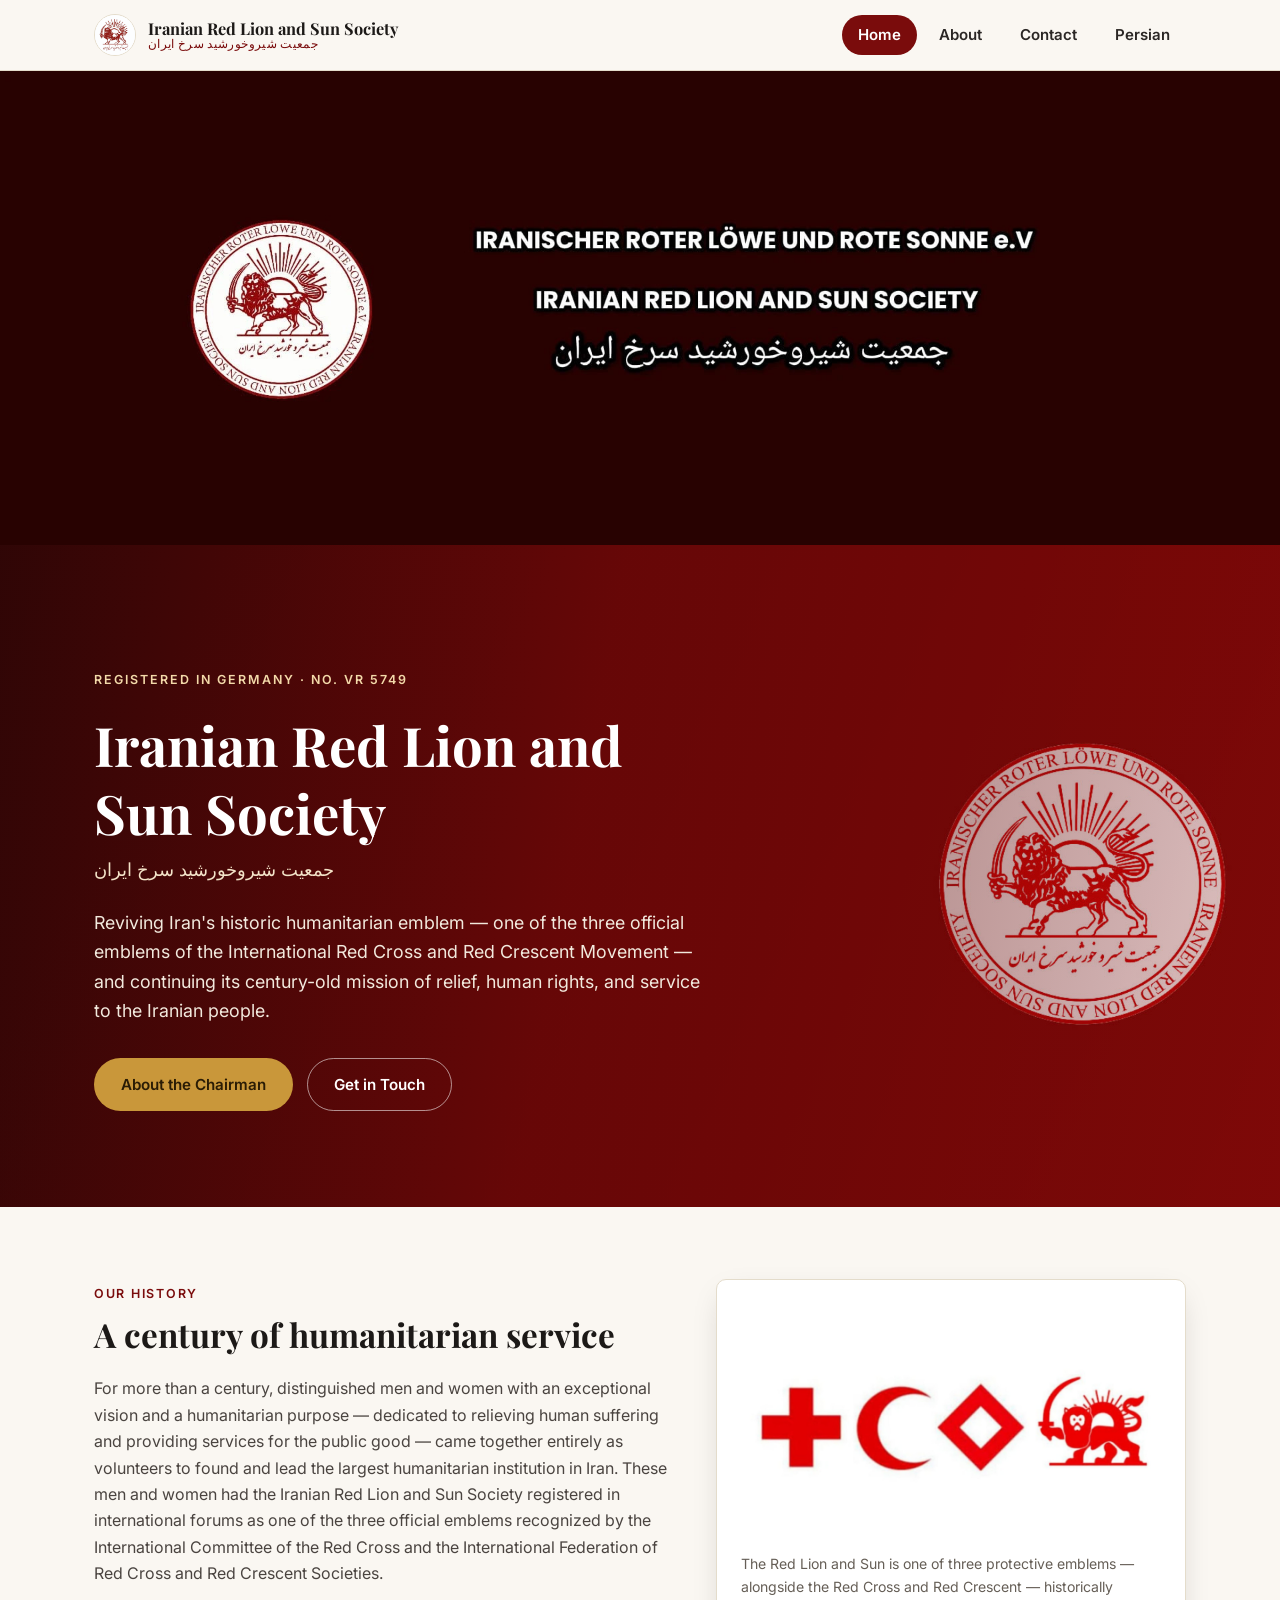
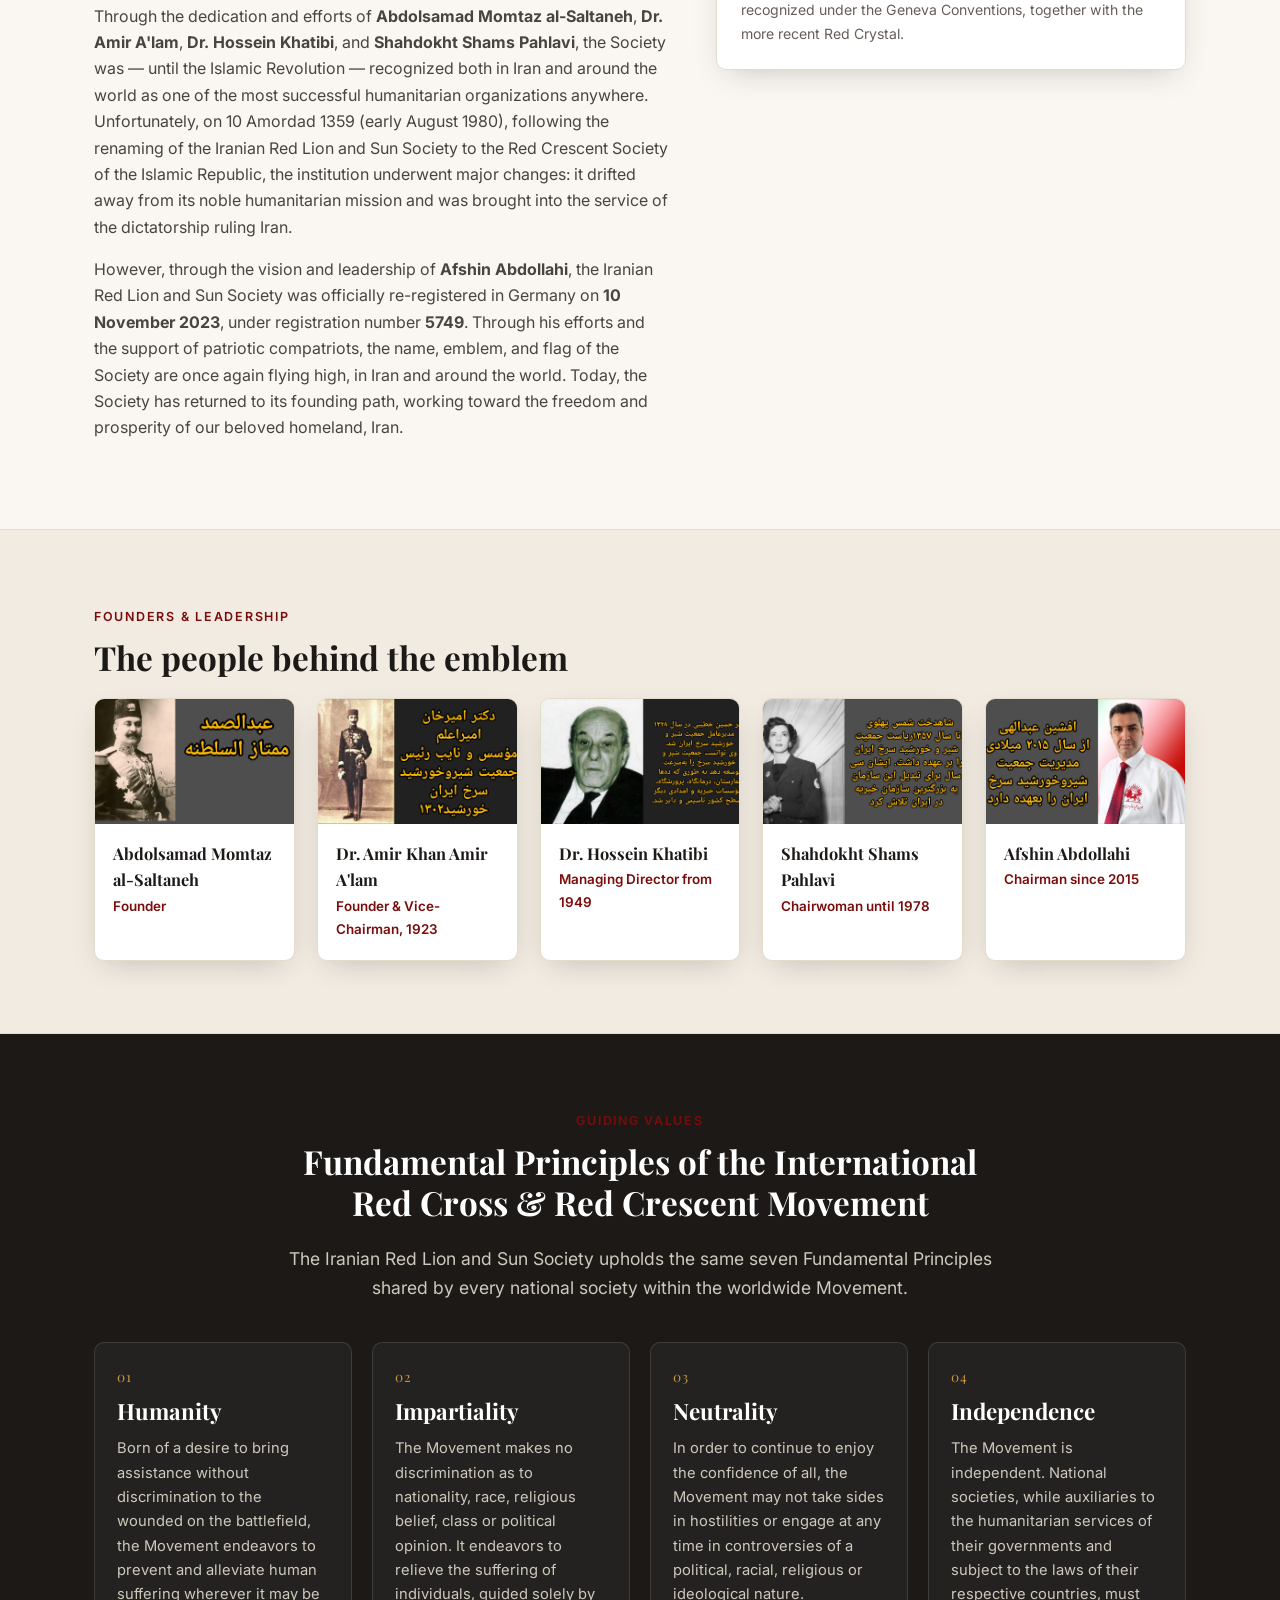
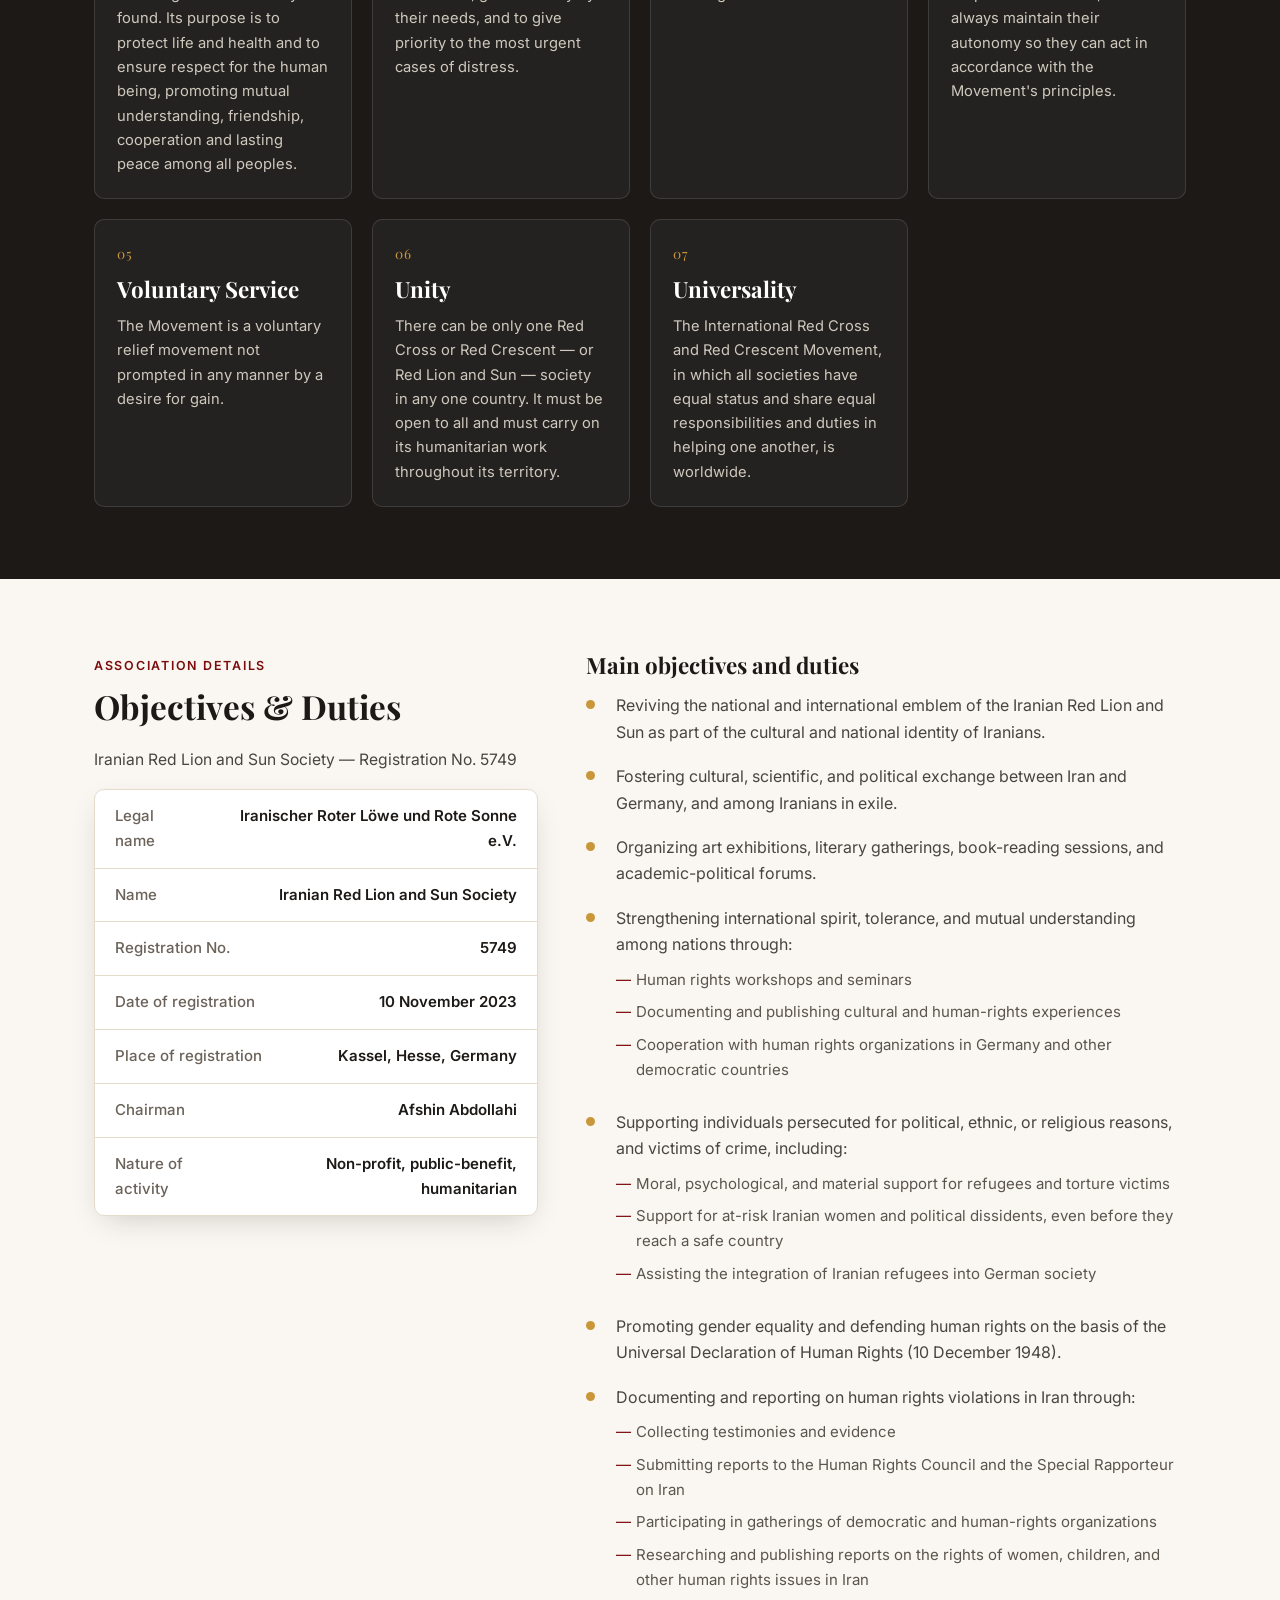
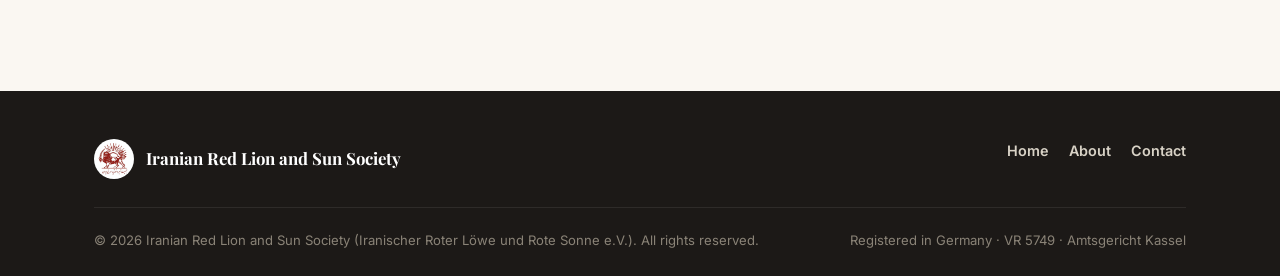
<file: index.html>
<!DOCTYPE html>
<html lang="en">
<head>
<meta charset="UTF-8">
<meta name="viewport" content="width=device-width, initial-scale=1">
<title>Iranian Red Lion and Sun Society (IRLASS)</title>
<meta name="description" content="Iranian Red Lion and Sun Society e.V. — reviving Iran's historic humanitarian emblem and continuing its mission of relief, human rights and service to the Iranian people.">
<link rel="icon" href="assets/img/favicon.svg" type="image/svg+xml">
<link rel="icon" href="assets/img/favicon.ico">
<link rel="apple-touch-icon" href="assets/img/favicon.ico">
<link rel="stylesheet" href="assets/css/style.css">
</head>
<body>

<header class="site-header">
  <div class="site-header__inner">
    <a class="brand" href="index.html">
      <img class="brand__mark" src="assets/img/emblem-lion-sun.jpeg" alt="Emblem of the Iranian Red Lion and Sun Society">
      <span class="brand__text">
        <span class="brand__title">Iranian Red Lion and Sun Society</span>
        <span class="brand__subtitle">جمعیت شیروخورشید سرخ ایران</span>
      </span>
    </a>
    <button class="nav-toggle" aria-label="Toggle navigation" aria-expanded="false">
      <span></span><span></span><span></span>
    </button>
    <nav class="nav">
      <a class="nav__link is-active" href="index.html">Home</a>
      <a class="nav__link" href="about-me/index.html">About</a>
      <a class="nav__link" href="contact/index.html">Contact</a>
      <a class="nav__link" href="https://www.irlass.org/" target="_blank" rel="noopener">Persian</a>
    </nav>
  </div>
</header>

<div class="top-banner">
  <img src="assets/img/irlass-banner.jpg" alt="Iranian Red Lion and Sun Society — Iranischer Roter Löwe und Rote Sonne e.V.">
</div>

<section class="hero">
  <img class="hero__bg" src="assets/img/hero-banner.jpeg" alt="">
  <div class="hero__scrim"></div>
  <div class="hero__inner">
    <span class="hero__eyebrow">Registered in Germany · No. VR 5749</span>
    <h1>Iranian Red Lion and Sun Society</h1>
    <p class="hero__persian">جمعیت شیروخورشید سرخ ایران</p>
    <p class="hero__lede">
      Reviving Iran's historic humanitarian emblem — one of the three official emblems of the
      International Red Cross and Red Crescent Movement — and continuing its century-old mission
      of relief, human rights, and service to the Iranian people.
    </p>
    <div class="hero__actions">
      <a class="btn btn--gold" href="about-me/index.html">About the Chairman</a>
      <a class="btn btn--outline" href="contact/index.html">Get in Touch</a>
    </div>
  </div>
</section>

<section class="section">
  <div class="container">
    <div class="history">
      <div class="history__text">
        <span class="eyebrow">Our History</span>
        <h2 class="mt-0">A century of humanitarian service</h2>
        <p>
          For more than a century, distinguished men and women with an exceptional vision and a
          humanitarian purpose — dedicated to relieving human suffering and providing services for
          the public good — came together entirely as volunteers to found and lead the largest
          humanitarian institution in Iran. These men and women had the Iranian Red Lion and Sun
          Society registered in international forums as one of the three official emblems
          recognized by the International Committee of the Red Cross and the International
          Federation of Red Cross and Red Crescent Societies.
        </p>
        <p>
          Through the dedication and efforts of <strong>Abdolsamad Momtaz al-Saltaneh</strong>,
          <strong>Dr. Amir A'lam</strong>, <strong>Dr. Hossein Khatibi</strong>, and
          <strong>Shahdokht Shams Pahlavi</strong>, the Society was — until the Islamic Revolution —
          recognized both in Iran and around the world as one of the most successful humanitarian
          organizations anywhere. Unfortunately, on 10 Amordad 1359 (early August 1980), following
          the renaming of the Iranian Red Lion and Sun Society to the Red Crescent Society of the
          Islamic Republic, the institution underwent major changes: it drifted away from its noble
          humanitarian mission and was brought into the service of the dictatorship ruling Iran.
        </p>
        <p>
          However, through the vision and leadership of <strong>Afshin Abdollahi</strong>, the
          Iranian Red Lion and Sun Society was officially re-registered in Germany on
          <strong>10 November 2023</strong>, under registration number <strong>5749</strong>.
          Through his efforts and the support of patriotic compatriots, the name, emblem, and flag
          of the Society are once again flying high, in Iran and around the world. Today, the
          Society has returned to its founding path, working toward the freedom and prosperity of
          our beloved homeland, Iran.
        </p>
      </div>
      <aside class="history__aside">
        <img src="assets/img/four-emblems.jpeg" alt="The four official emblems of the International Red Cross and Red Crescent Movement: the Red Cross, Red Crescent, Red Crystal, and the Red Lion and Sun">
        <p>The Red Lion and Sun is one of three protective emblems — alongside the Red Cross and
        Red Crescent — historically recognized under the Geneva Conventions, together with the
        more recent Red Crystal.</p>
      </aside>
    </div>
  </div>
</section>

<section class="section section--alt">
  <div class="container">
    <span class="eyebrow">Founders & Leadership</span>
    <h2>The people behind the emblem</h2>
    <div class="gallery">
      <article class="founder-card">
        <div class="founder-card__img-wrap">
          <img src="assets/img/founder-momtaz.jpeg" alt="Portrait of Abdolsamad Momtaz al-Saltaneh">
        </div>
        <div class="founder-card__body">
          <div class="founder-card__name">Abdolsamad Momtaz al-Saltaneh</div>
          <div class="founder-card__role">Founder</div>
        </div>
      </article>
      <article class="founder-card">
        <div class="founder-card__img-wrap">
          <img src="assets/img/founder-amiralam.jpeg" alt="Portrait of Dr. Amir Khan Amir A'lam">
        </div>
        <div class="founder-card__body">
          <div class="founder-card__name">Dr. Amir Khan Amir A'lam</div>
          <div class="founder-card__role">Founder & Vice-Chairman, 1923</div>
        </div>
      </article>
      <article class="founder-card">
        <div class="founder-card__img-wrap">
          <img src="assets/img/founder-khatibi.jpeg" alt="Portrait of Dr. Hossein Khatibi">
        </div>
        <div class="founder-card__body">
          <div class="founder-card__name">Dr. Hossein Khatibi</div>
          <div class="founder-card__role">Managing Director from 1949</div>
        </div>
      </article>
      <article class="founder-card">
        <div class="founder-card__img-wrap">
          <img src="assets/img/founder-shams-pahlavi.jpeg" alt="Portrait of Shahdokht Shams Pahlavi">
        </div>
        <div class="founder-card__body">
          <div class="founder-card__name">Shahdokht Shams Pahlavi</div>
          <div class="founder-card__role">Chairwoman until 1978</div>
        </div>
      </article>
      <article class="founder-card">
        <div class="founder-card__img-wrap">
          <img src="assets/img/chairman-afshin-abdollahi.jpeg" alt="Portrait of Afshin Abdollahi">
        </div>
        <div class="founder-card__body">
          <div class="founder-card__name">Afshin Abdollahi</div>
          <div class="founder-card__role">Chairman since 2015</div>
        </div>
      </article>
    </div>
  </div>
</section>

<section class="section section--dark">
  <div class="container">
    <div class="section-head center">
      <span class="eyebrow">Guiding Values</span>
      <h2>Fundamental Principles of the International Red Cross & Red Crescent Movement</h2>
      <p class="lede">The Iranian Red Lion and Sun Society upholds the same seven Fundamental
      Principles shared by every national society within the worldwide Movement.</p>
    </div>
    <div class="principles">
      <div class="principle-card">
        <div class="principle-card__num">01</div>
        <h3>Humanity</h3>
        <p>Born of a desire to bring assistance without discrimination to the wounded on the
        battlefield, the Movement endeavors to prevent and alleviate human suffering wherever it
        may be found. Its purpose is to protect life and health and to ensure respect for the
        human being, promoting mutual understanding, friendship, cooperation and lasting peace
        among all peoples.</p>
      </div>
      <div class="principle-card">
        <div class="principle-card__num">02</div>
        <h3>Impartiality</h3>
        <p>The Movement makes no discrimination as to nationality, race, religious belief, class
        or political opinion. It endeavors to relieve the suffering of individuals, guided solely
        by their needs, and to give priority to the most urgent cases of distress.</p>
      </div>
      <div class="principle-card">
        <div class="principle-card__num">03</div>
        <h3>Neutrality</h3>
        <p>In order to continue to enjoy the confidence of all, the Movement may not take sides
        in hostilities or engage at any time in controversies of a political, racial, religious
        or ideological nature.</p>
      </div>
      <div class="principle-card">
        <div class="principle-card__num">04</div>
        <h3>Independence</h3>
        <p>The Movement is independent. National societies, while auxiliaries to the humanitarian
        services of their governments and subject to the laws of their respective countries, must
        always maintain their autonomy so they can act in accordance with the Movement's
        principles.</p>
      </div>
      <div class="principle-card">
        <div class="principle-card__num">05</div>
        <h3>Voluntary Service</h3>
        <p>The Movement is a voluntary relief movement not prompted in any manner by a desire for
        gain.</p>
      </div>
      <div class="principle-card">
        <div class="principle-card__num">06</div>
        <h3>Unity</h3>
        <p>There can be only one Red Cross or Red Crescent — or Red Lion and Sun — society in any
        one country. It must be open to all and must carry on its humanitarian work throughout
        its territory.</p>
      </div>
      <div class="principle-card">
        <div class="principle-card__num">07</div>
        <h3>Universality</h3>
        <p>The International Red Cross and Red Crescent Movement, in which all societies have
        equal status and share equal responsibilities and duties in helping one another, is
        worldwide.</p>
      </div>
    </div>
  </div>
</section>

<section class="section">
  <div class="container">
    <div class="objectives-grid">
      <div>
        <span class="eyebrow">Association Details</span>
        <h2 class="mt-0">Objectives & Duties</h2>
        <p class="lede" style="font-size:0.98rem;">Iranian Red Lion and Sun Society —
        Registration No. 5749</p>
        <ul class="fact-list">
          <li><span class="k">Legal name</span><span class="v">Iranischer Roter Löwe und Rote Sonne e.V.</span></li>
          <li><span class="k">Name</span><span class="v">Iranian Red Lion and Sun Society</span></li>
          <li><span class="k">Registration No.</span><span class="v">5749</span></li>
          <li><span class="k">Date of registration</span><span class="v">10 November 2023</span></li>
          <li><span class="k">Place of registration</span><span class="v">Kassel, Hesse, Germany</span></li>
          <li><span class="k">Chairman</span><span class="v">Afshin Abdollahi</span></li>
          <li><span class="k">Nature of activity</span><span class="v">Non-profit, public-benefit, humanitarian</span></li>
        </ul>
      </div>
      <div>
        <h3 class="mt-0">Main objectives and duties</h3>
        <ul class="obj-list">
          <li>Reviving the national and international emblem of the Iranian Red Lion and Sun as
          part of the cultural and national identity of Iranians.</li>
          <li>Fostering cultural, scientific, and political exchange between Iran and Germany, and
          among Iranians in exile.</li>
          <li>Organizing art exhibitions, literary gatherings, book-reading sessions, and
          academic-political forums.</li>
          <li>Strengthening international spirit, tolerance, and mutual understanding among
          nations through:
            <ul>
              <li>Human rights workshops and seminars</li>
              <li>Documenting and publishing cultural and human-rights experiences</li>
              <li>Cooperation with human rights organizations in Germany and other democratic
              countries</li>
            </ul>
          </li>
          <li>Supporting individuals persecuted for political, ethnic, or religious reasons, and
          victims of crime, including:
            <ul>
              <li>Moral, psychological, and material support for refugees and torture victims</li>
              <li>Support for at-risk Iranian women and political dissidents, even before they
              reach a safe country</li>
              <li>Assisting the integration of Iranian refugees into German society</li>
            </ul>
          </li>
          <li>Promoting gender equality and defending human rights on the basis of the Universal
          Declaration of Human Rights (10 December 1948).</li>
          <li>Documenting and reporting on human rights violations in Iran through:
            <ul>
              <li>Collecting testimonies and evidence</li>
              <li>Submitting reports to the Human Rights Council and the Special Rapporteur on
              Iran</li>
              <li>Participating in gatherings of democratic and human-rights organizations</li>
              <li>Researching and publishing reports on the rights of women, children, and other
              human rights issues in Iran</li>
            </ul>
          </li>
        </ul>
      </div>
    </div>
  </div>
</section>

<footer class="site-footer">
  <div class="container">
    <div class="site-footer__top">
      <div class="site-footer__brand">
        <img src="assets/img/emblem-lion-sun.jpeg" alt="Emblem of the Iranian Red Lion and Sun Society">
        <strong>Iranian Red Lion and Sun Society</strong>
      </div>
      <nav>
        <a href="index.html">Home</a>
        <a href="about-me/index.html">About</a>
        <a href="contact/index.html">Contact</a>
      </nav>
    </div>
    <div class="site-footer__bottom">
      <span>© 2026 Iranian Red Lion and Sun Society (Iranischer Roter Löwe und Rote Sonne e.V.). All rights reserved.</span>
      <span>Registered in Germany · VR 5749 · Amtsgericht Kassel</span>
    </div>
  </div>
</footer>

<script src="assets/js/main.js"></script>
</body>
</html>
</file>
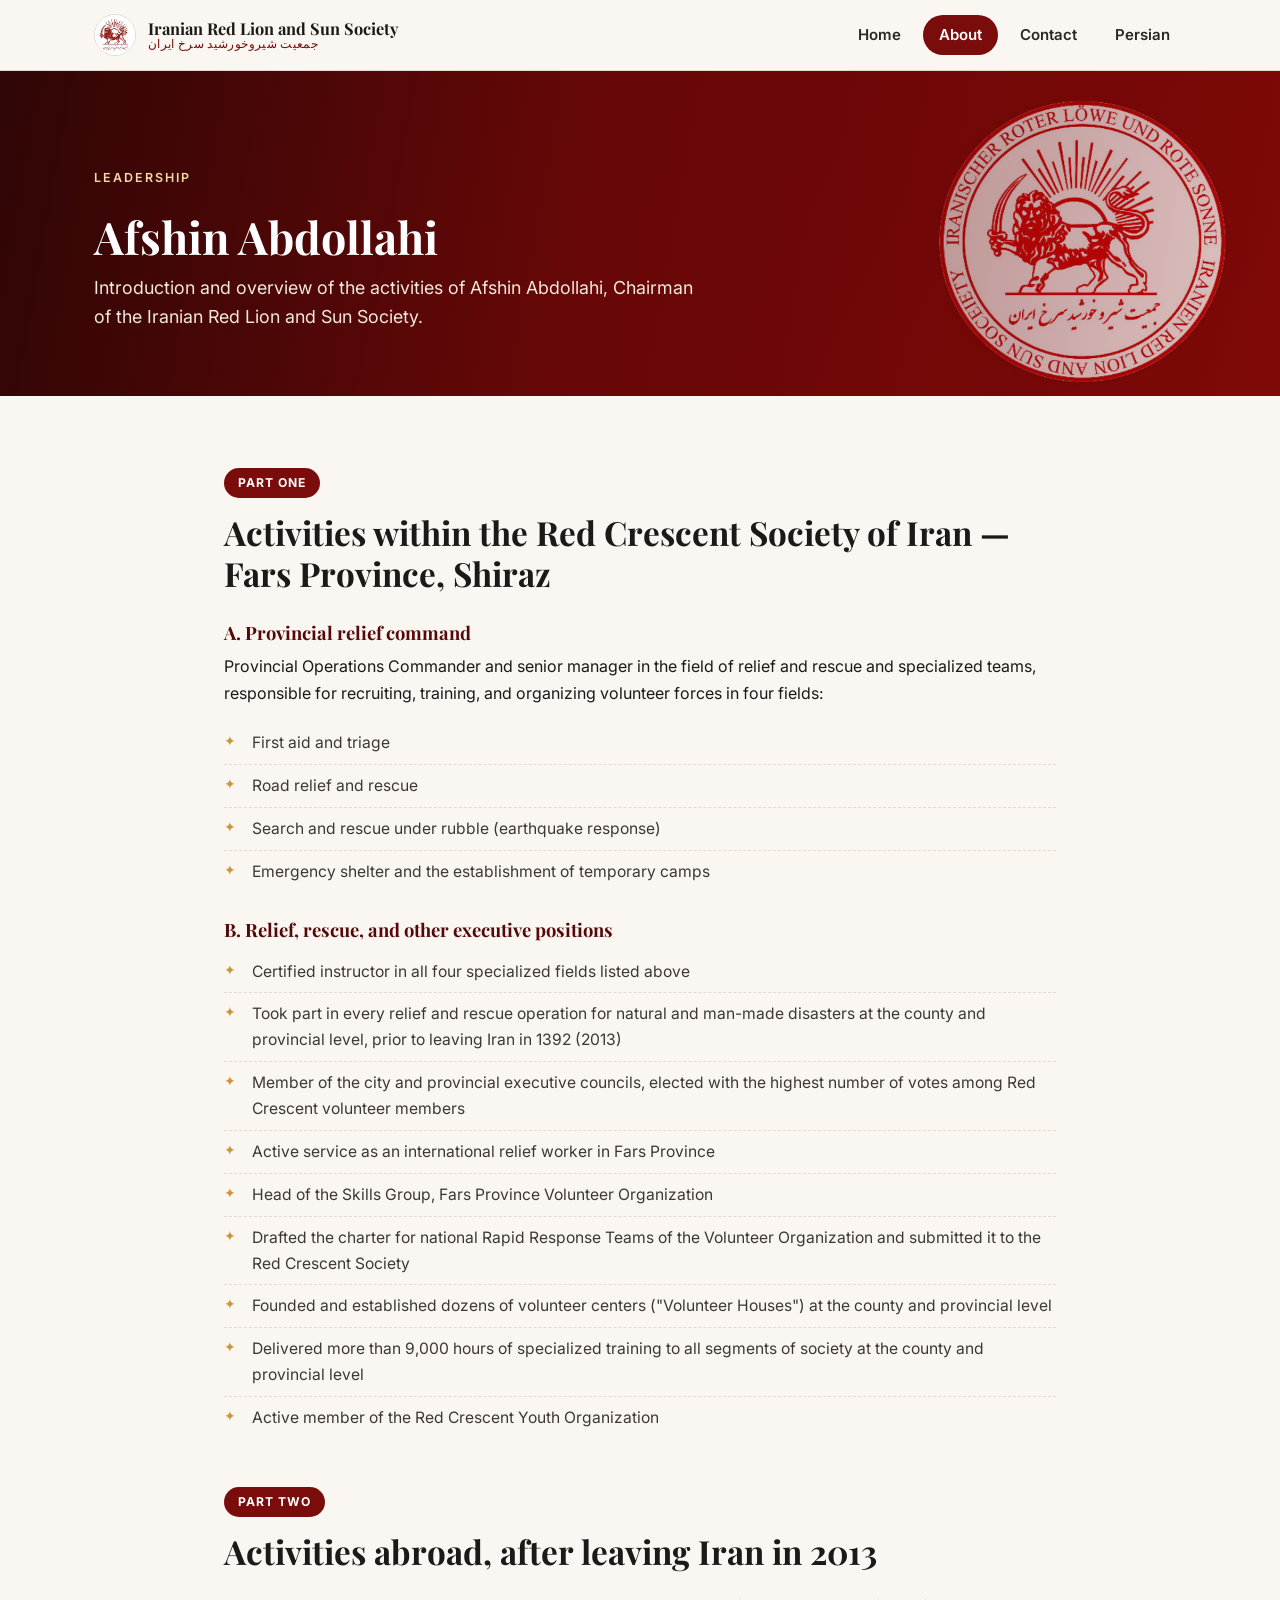
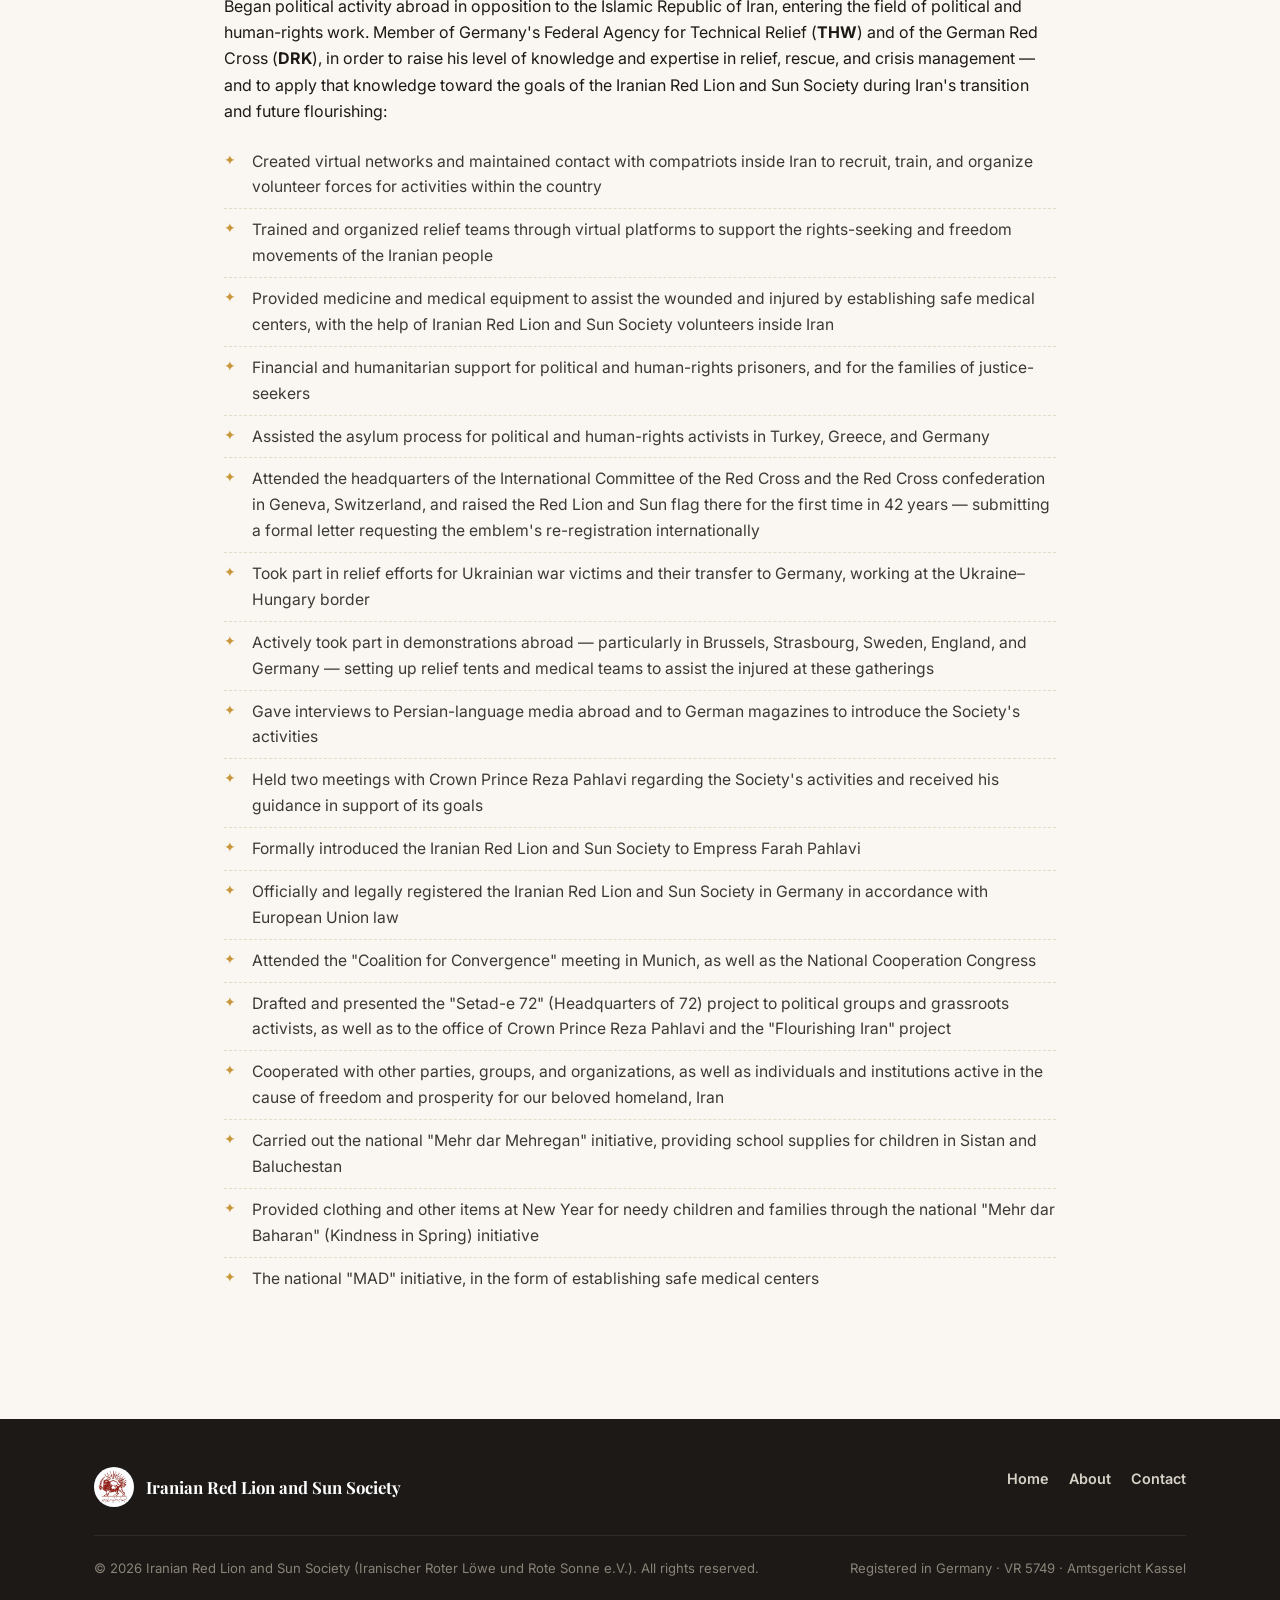
<file: about-me/index.html>
<!DOCTYPE html>
<html lang="en">
<head>
<meta charset="UTF-8">
<meta name="viewport" content="width=device-width, initial-scale=1">
<title>About the Chairman — Iranian Red Lion and Sun Society</title>
<meta name="description" content="Introduction and overview of the activities of Afshin Abdollahi, Chairman of the Iranian Red Lion and Sun Society.">
<link rel="icon" href="../assets/img/favicon.svg" type="image/svg+xml">
<link rel="icon" href="../assets/img/favicon.ico">
<link rel="apple-touch-icon" href="../assets/img/favicon.ico">
<link rel="stylesheet" href="../assets/css/style.css">
</head>
<body>

<header class="site-header">
  <div class="site-header__inner">
    <a class="brand" href="../index.html">
      <img class="brand__mark" src="../assets/img/emblem-lion-sun.jpeg" alt="Emblem of the Iranian Red Lion and Sun Society">
      <span class="brand__text">
        <span class="brand__title">Iranian Red Lion and Sun Society</span>
        <span class="brand__subtitle">جمعیت شیروخورشید سرخ ایران</span>
      </span>
    </a>
    <button class="nav-toggle" aria-label="Toggle navigation" aria-expanded="false">
      <span></span><span></span><span></span>
    </button>
    <nav class="nav">
      <a class="nav__link" href="../index.html">Home</a>
      <a class="nav__link is-active" href="index.html">About</a>
      <a class="nav__link" href="../contact/index.html">Contact</a>
      <a class="nav__link" href="https://www.irlass.org/" target="_blank" rel="noopener">Persian</a>
    </nav>
  </div>
</header>

<section class="hero" style="min-height:auto;">
  <img class="hero__bg" src="../assets/img/hero-banner.jpeg" alt="">
  <div class="hero__scrim"></div>
  <div class="hero__inner" style="padding:92px 24px 64px;">
    <span class="hero__eyebrow">Leadership</span>
    <h1 style="font-size:clamp(1.9rem,4vw,2.8rem);">Afshin Abdollahi</h1>
    <p class="hero__lede" style="margin-bottom:0;">
      Introduction and overview of the activities of Afshin Abdollahi, Chairman of the Iranian
      Red Lion and Sun Society.
    </p>
  </div>
</section>

<section class="section">
  <div class="container" style="max-width:880px;">

    <div class="bio-part">
      <span class="bio-part__label">Part One</span>
      <h2 class="mt-0">Activities within the Red Crescent Society of Iran — Fars Province, Shiraz</h2>

      <h3 class="bio-sub">A. Provincial relief command</h3>
      <p>Provincial Operations Commander and senior manager in the field of relief and rescue and
      specialized teams, responsible for recruiting, training, and organizing volunteer forces in
      four fields:</p>
      <ul class="bio-list">
        <li>First aid and triage</li>
        <li>Road relief and rescue</li>
        <li>Search and rescue under rubble (earthquake response)</li>
        <li>Emergency shelter and the establishment of temporary camps</li>
      </ul>

      <h3 class="bio-sub">B. Relief, rescue, and other executive positions</h3>
      <ul class="bio-list">
        <li>Certified instructor in all four specialized fields listed above</li>
        <li>Took part in every relief and rescue operation for natural and man-made disasters at
        the county and provincial level, prior to leaving Iran in 1392 (2013)</li>
        <li>Member of the city and provincial executive councils, elected with the highest number
        of votes among Red Crescent volunteer members</li>
        <li>Active service as an international relief worker in Fars Province</li>
        <li>Head of the Skills Group, Fars Province Volunteer Organization</li>
        <li>Drafted the charter for national Rapid Response Teams of the Volunteer Organization and
        submitted it to the Red Crescent Society</li>
        <li>Founded and established dozens of volunteer centers ("Volunteer Houses") at the county
        and provincial level</li>
        <li>Delivered more than 9,000 hours of specialized training to all segments of society at
        the county and provincial level</li>
        <li>Active member of the Red Crescent Youth Organization</li>
      </ul>
    </div>

    <div class="bio-part">
      <span class="bio-part__label">Part Two</span>
      <h2 class="mt-0">Activities abroad, after leaving Iran in 2013</h2>
      <p>
        Began political activity abroad in opposition to the Islamic Republic of Iran, entering
        the field of political and human-rights work. Member of Germany's Federal Agency for
        Technical Relief (<strong>THW</strong>) and of the German Red Cross (<strong>DRK</strong>),
        in order to raise his level of knowledge and expertise in relief, rescue, and crisis
        management — and to apply that knowledge toward the goals of the Iranian Red Lion and Sun
        Society during Iran's transition and future flourishing:
      </p>
      <ul class="bio-list">
        <li>Created virtual networks and maintained contact with compatriots inside Iran to
        recruit, train, and organize volunteer forces for activities within the country</li>
        <li>Trained and organized relief teams through virtual platforms to support the
        rights-seeking and freedom movements of the Iranian people</li>
        <li>Provided medicine and medical equipment to assist the wounded and injured by
        establishing safe medical centers, with the help of Iranian Red Lion and Sun Society
        volunteers inside Iran</li>
        <li>Financial and humanitarian support for political and human-rights prisoners, and for
        the families of justice-seekers</li>
        <li>Assisted the asylum process for political and human-rights activists in Turkey,
        Greece, and Germany</li>
        <li>Attended the headquarters of the International Committee of the Red Cross and the Red
        Cross confederation in Geneva, Switzerland, and raised the Red Lion and Sun flag there for
        the first time in 42 years — submitting a formal letter requesting the emblem's
        re-registration internationally</li>
        <li>Took part in relief efforts for Ukrainian war victims and their transfer to Germany,
        working at the Ukraine–Hungary border</li>
        <li>Actively took part in demonstrations abroad — particularly in Brussels, Strasbourg,
        Sweden, England, and Germany — setting up relief tents and medical teams to assist the
        injured at these gatherings</li>
        <li>Gave interviews to Persian-language media abroad and to German magazines to introduce
        the Society's activities</li>
        <li>Held two meetings with Crown Prince Reza Pahlavi regarding the Society's activities
        and received his guidance in support of its goals</li>
        <li>Formally introduced the Iranian Red Lion and Sun Society to Empress Farah Pahlavi</li>
        <li>Officially and legally registered the Iranian Red Lion and Sun Society in Germany in
        accordance with European Union law</li>
        <li>Attended the "Coalition for Convergence" meeting in Munich, as well as the National
        Cooperation Congress</li>
        <li>Drafted and presented the "Setad-e 72" (Headquarters of 72) project to political
        groups and grassroots activists, as well as to the office of Crown Prince Reza Pahlavi and
        the "Flourishing Iran" project</li>
        <li>Cooperated with other parties, groups, and organizations, as well as individuals and
        institutions active in the cause of freedom and prosperity for our beloved homeland, Iran</li>
        <li>Carried out the national "Mehr dar Mehregan" initiative, providing school supplies for
        children in Sistan and Baluchestan</li>
        <li>Provided clothing and other items at New Year for needy children and families through
        the national "Mehr dar Baharan" (Kindness in Spring) initiative</li>
        <li>The national "MAD" initiative, in the form of establishing safe medical centers</li>
      </ul>
    </div>

  </div>
</section>

<footer class="site-footer">
  <div class="container">
    <div class="site-footer__top">
      <div class="site-footer__brand">
        <img src="../assets/img/emblem-lion-sun.jpeg" alt="Emblem of the Iranian Red Lion and Sun Society">
        <strong>Iranian Red Lion and Sun Society</strong>
      </div>
      <nav>
        <a href="../index.html">Home</a>
        <a href="index.html">About</a>
        <a href="../contact/index.html">Contact</a>
      </nav>
    </div>
    <div class="site-footer__bottom">
      <span>© 2026 Iranian Red Lion and Sun Society (Iranischer Roter Löwe und Rote Sonne e.V.). All rights reserved.</span>
      <span>Registered in Germany · VR 5749 · Amtsgericht Kassel</span>
    </div>
  </div>
</footer>

<script src="../assets/js/main.js"></script>
</body>
</html>
</file>
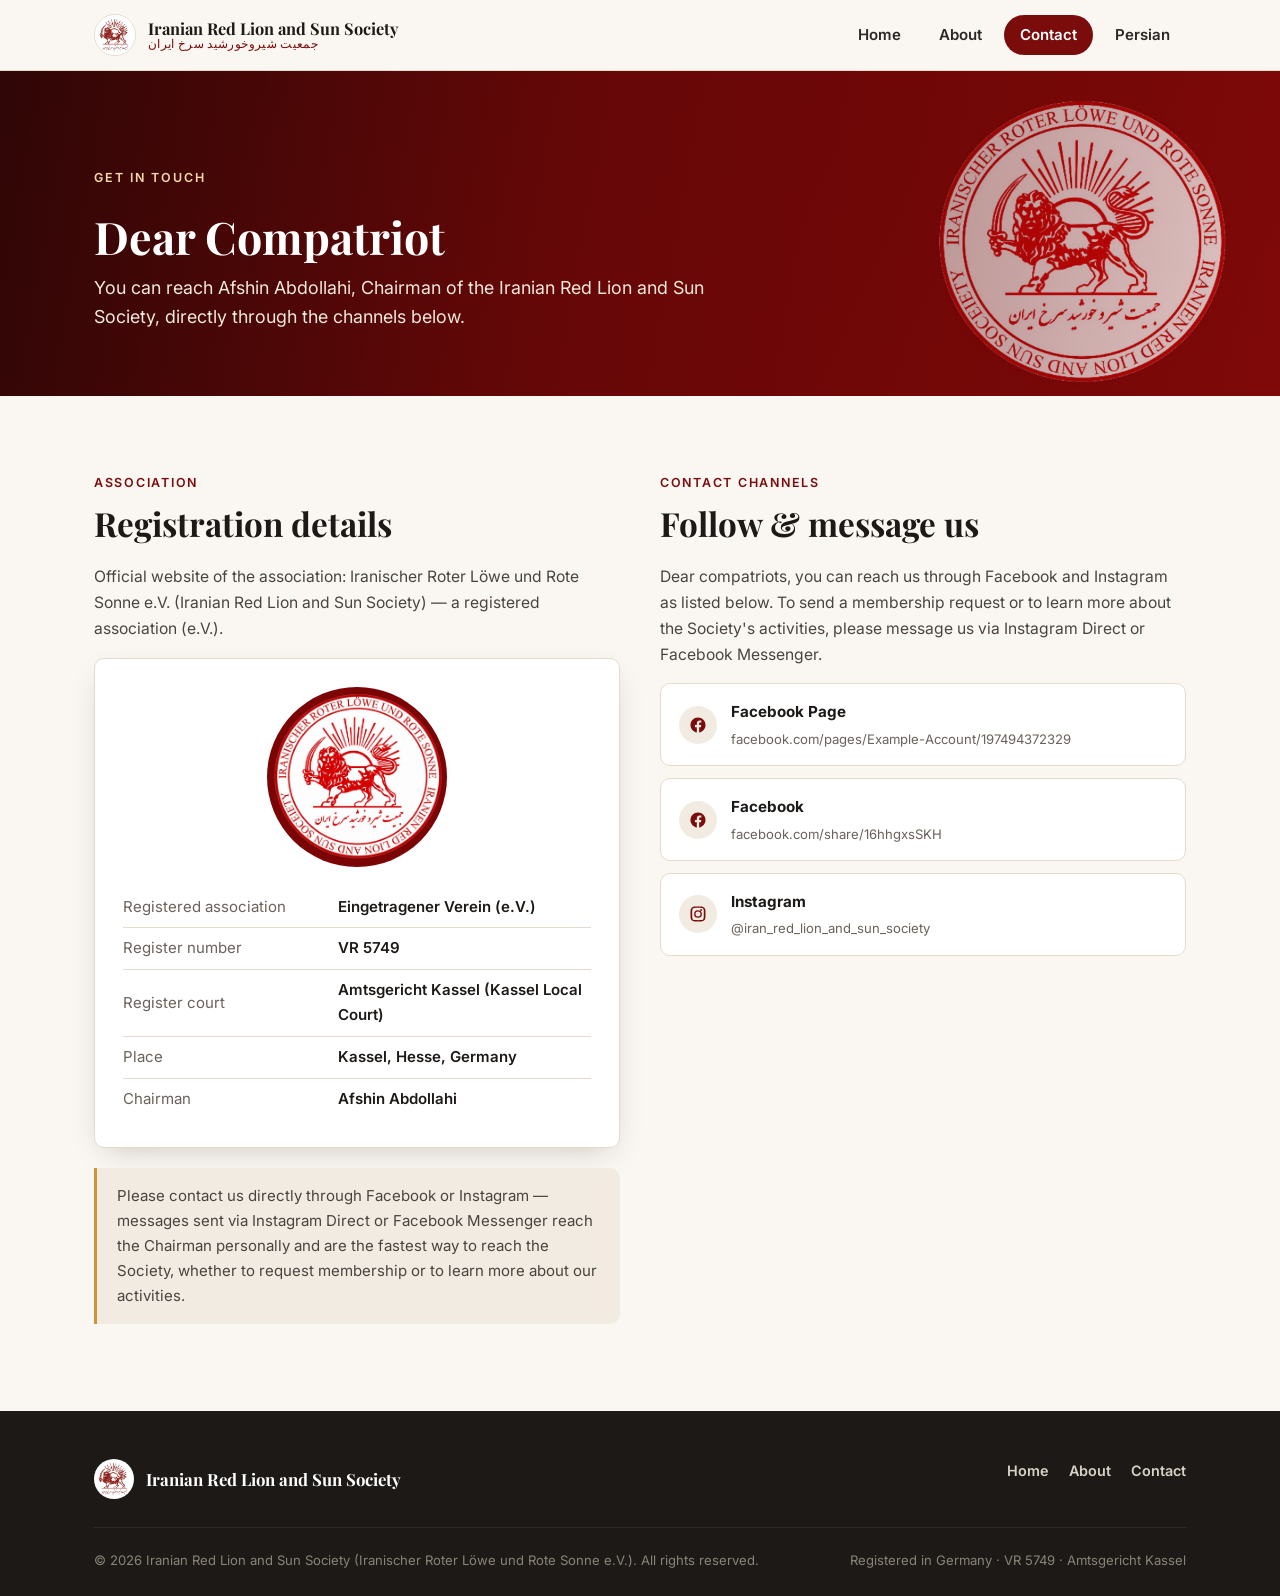
<file: contact/index.html>
<!DOCTYPE html>
<html lang="en">
<head>
<meta charset="UTF-8">
<meta name="viewport" content="width=device-width, initial-scale=1">
<title>Contact — Iranian Red Lion and Sun Society</title>
<meta name="description" content="Get in touch with the Iranian Red Lion and Sun Society e.V. — registration details and social media contact channels.">
<link rel="icon" href="../assets/img/favicon.svg" type="image/svg+xml">
<link rel="icon" href="../assets/img/favicon.ico">
<link rel="apple-touch-icon" href="../assets/img/favicon.ico">
<link rel="stylesheet" href="../assets/css/style.css">
</head>
<body>

<header class="site-header">
  <div class="site-header__inner">
    <a class="brand" href="../index.html">
      <img class="brand__mark" src="../assets/img/emblem-lion-sun.jpeg" alt="Emblem of the Iranian Red Lion and Sun Society">
      <span class="brand__text">
        <span class="brand__title">Iranian Red Lion and Sun Society</span>
        <span class="brand__subtitle">جمعیت شیروخورشید سرخ ایران</span>
      </span>
    </a>
    <button class="nav-toggle" aria-label="Toggle navigation" aria-expanded="false">
      <span></span><span></span><span></span>
    </button>
    <nav class="nav">
      <a class="nav__link" href="../index.html">Home</a>
      <a class="nav__link" href="../about-me/index.html">About</a>
      <a class="nav__link is-active" href="index.html">Contact</a>
      <a class="nav__link" href="https://www.irlass.org/" target="_blank" rel="noopener">Persian</a>
    </nav>
  </div>
</header>

<section class="hero" style="min-height:auto;">
  <img class="hero__bg" src="../assets/img/hero-banner.jpeg" alt="">
  <div class="hero__scrim"></div>
  <div class="hero__inner" style="padding:92px 24px 64px;">
    <span class="hero__eyebrow">Get in Touch</span>
    <h1 style="font-size:clamp(1.9rem,4vw,2.8rem);">Dear Compatriot</h1>
    <p class="hero__lede" style="margin-bottom:0;">
      You can reach Afshin Abdollahi, Chairman of the Iranian Red Lion and Sun Society, directly
      through the channels below.
    </p>
  </div>
</section>

<section class="section">
  <div class="container">
    <div class="contact-grid">

      <div>
        <span class="eyebrow">Association</span>
        <h2 class="mt-0">Registration details</h2>
        <p class="lede" style="font-size:0.98rem;">
          Official website of the association: Iranischer Roter Löwe und Rote Sonne e.V.
          (Iranian Red Lion and Sun Society) — a registered association (e.V.).
        </p>
        <div class="contact-card">
          <img src="../assets/img/seal-official.jpeg" alt="Official seal of the Iranian Red Lion and Sun Society" style="max-width:180px;margin:0 auto 20px;border-radius:50%;">
          <table class="reg-table">
            <tr><td>Registered association</td><td>Eingetragener Verein (e.V.)</td></tr>
            <tr><td>Register number</td><td>VR 5749</td></tr>
            <tr><td>Register court</td><td>Amtsgericht Kassel (Kassel Local Court)</td></tr>
            <tr><td>Place</td><td>Kassel, Hesse, Germany</td></tr>
            <tr><td>Chairman</td><td>Afshin Abdollahi</td></tr>
          </table>
        </div>
        <p class="notice" style="margin-top:20px;">
          Please contact us directly through Facebook or Instagram — messages sent via Instagram
          Direct or Facebook Messenger reach the Chairman personally and are the fastest way to
          reach the Society, whether to request membership or to learn more about our activities.
        </p>
      </div>

      <div>
        <span class="eyebrow">Contact Channels</span>
        <h2 class="mt-0">Follow &amp; message us</h2>
        <p class="lede" style="font-size:0.98rem;">
          Dear compatriots, you can reach us through Facebook and Instagram as listed below. To
          send a membership request or to learn more about the Society's activities, please
          message us via Instagram Direct or Facebook Messenger.
        </p>
        <div class="social-links">
          <a class="social-link" href="https://www.facebook.com/pages/Example-Account/197494372329" target="_blank" rel="noopener">
            <span class="social-link__icon" aria-hidden="true">
              <svg width="18" height="18" viewBox="0 0 24 24" fill="currentColor"><path d="M22 12.06C22 6.5 17.52 2 12 2S2 6.5 2 12.06C2 17.08 5.66 21.23 10.44 22v-7.03H7.9v-2.91h2.54V9.85c0-2.51 1.49-3.9 3.77-3.9 1.09 0 2.24.2 2.24.2v2.46h-1.26c-1.24 0-1.63.78-1.63 1.57v1.88h2.78l-.44 2.91h-2.34V22C18.34 21.23 22 17.08 22 12.06z"/></svg>
            </span>
            <span>
              <span class="social-link__label">Facebook Page</span><br>
              <span class="social-link__url">facebook.com/pages/Example-Account/197494372329</span>
            </span>
          </a>
          <a class="social-link" href="https://www.facebook.com/share/16hhgxsSKH" target="_blank" rel="noopener">
            <span class="social-link__icon" aria-hidden="true">
              <svg width="18" height="18" viewBox="0 0 24 24" fill="currentColor"><path d="M22 12.06C22 6.5 17.52 2 12 2S2 6.5 2 12.06C2 17.08 5.66 21.23 10.44 22v-7.03H7.9v-2.91h2.54V9.85c0-2.51 1.49-3.9 3.77-3.9 1.09 0 2.24.2 2.24.2v2.46h-1.26c-1.24 0-1.63.78-1.63 1.57v1.88h2.78l-.44 2.91h-2.34V22C18.34 21.23 22 17.08 22 12.06z"/></svg>
            </span>
            <span>
              <span class="social-link__label">Facebook</span><br>
              <span class="social-link__url">facebook.com/share/16hhgxsSKH</span>
            </span>
          </a>
          <a class="social-link" href="https://www.instagram.com/iran_red_lion_and_sun_society" target="_blank" rel="noopener">
            <span class="social-link__icon" aria-hidden="true">
              <svg width="18" height="18" viewBox="0 0 24 24" fill="currentColor"><path d="M12 2c2.72 0 3.06.01 4.12.06 1.07.05 1.79.22 2.43.46.66.26 1.22.6 1.77 1.15.55.55.9 1.11 1.15 1.77.24.64.41 1.36.46 2.43.05 1.06.06 1.4.06 4.13s-.01 3.06-.06 4.13c-.05 1.06-.22 1.79-.46 2.43-.26.66-.6 1.22-1.15 1.77-.55.55-1.11.9-1.77 1.15-.64.24-1.36.41-2.43.46-1.06.05-1.4.06-4.12.06s-3.06-.01-4.13-.06c-1.06-.05-1.79-.22-2.43-.46-.66-.26-1.22-.6-1.77-1.15-.55-.55-.9-1.11-1.15-1.77-.24-.64-.41-1.36-.46-2.43C2.01 15.06 2 14.72 2 12s.01-3.06.06-4.13c.05-1.06.22-1.79.46-2.43.26-.66.6-1.22 1.15-1.77.55-.55 1.11-.9 1.77-1.15.64-.24 1.36-.41 2.43-.46C8.94 2.01 9.28 2 12 2zm0 1.8c-2.67 0-2.99.01-4.04.06-.87.04-1.34.18-1.65.3-.42.16-.71.35-1.02.66-.31.31-.5.6-.66 1.02-.12.31-.26.78-.3 1.65C4.28 8.54 4.27 8.86 4.27 12s.01 3.46.06 4.51c.04.87.18 1.34.3 1.65.16.42.35.71.66 1.02.31.31.6.5 1.02.66.31.12.78.26 1.65.3 1.05.05 1.37.06 4.04.06s2.99-.01 4.04-.06c.87-.04 1.34-.18 1.65-.3.42-.16.71-.35 1.02-.66.31-.31.5-.6.66-1.02.12-.31.26-.78.3-1.65.05-1.05.06-1.37.06-4.51s-.01-3.46-.06-4.51c-.04-.87-.18-1.34-.3-1.65-.16-.42-.35-.71-.66-1.02a2.75 2.75 0 0 0-1.02-.66c-.31-.12-.78-.26-1.65-.3C14.99 3.81 14.67 3.8 12 3.8zm0 3.05a5.15 5.15 0 1 1 0 10.3 5.15 5.15 0 0 1 0-10.3zm0 1.8a3.35 3.35 0 1 0 0 6.7 3.35 3.35 0 0 0 0-6.7zm5.35-1.98a1.2 1.2 0 1 1-2.4 0 1.2 1.2 0 0 1 2.4 0z"/></svg>
            </span>
            <span>
              <span class="social-link__label">Instagram</span><br>
              <span class="social-link__url">@iran_red_lion_and_sun_society</span>
            </span>
          </a>
        </div>
      </div>

    </div>
  </div>
</section>

<footer class="site-footer">
  <div class="container">
    <div class="site-footer__top">
      <div class="site-footer__brand">
        <img src="../assets/img/emblem-lion-sun.jpeg" alt="Emblem of the Iranian Red Lion and Sun Society">
        <strong>Iranian Red Lion and Sun Society</strong>
      </div>
      <nav>
        <a href="../index.html">Home</a>
        <a href="../about-me/index.html">About</a>
        <a href="index.html">Contact</a>
      </nav>
    </div>
    <div class="site-footer__bottom">
      <span>© 2026 Iranian Red Lion and Sun Society (Iranischer Roter Löwe und Rote Sonne e.V.). All rights reserved.</span>
      <span>Registered in Germany · VR 5749 · Amtsgericht Kassel</span>
    </div>
  </div>
</footer>

<script src="../assets/js/main.js"></script>
</body>
</html>
</file>
<file: assets/css/style.css>
/* ==========================================================================
   Iranian Red Lion and Sun Society (IRLASS) — site stylesheet
   ========================================================================== */

@import url('https://fonts.googleapis.com/css2?family=Playfair+Display:wght@600;700&family=Inter:wght@400;500;600;700&display=swap');

:root {
  --color-red: #7a0c0c;
  --color-red-dark: #560808;
  --color-red-light: #a3271a;
  --color-gold: #c9973a;
  --color-ink: #1c1917;
  --color-charcoal: #2b2725;
  --color-paper: #faf7f2;
  --color-paper-dim: #f1ebe1;
  --color-line: #e4dccb;
  --font-display: 'Playfair Display', Georgia, 'Times New Roman', serif;
  --font-body: 'Inter', -apple-system, BlinkMacSystemFont, 'Segoe UI', sans-serif;
  --max-width: 1140px;
  --radius: 10px;
  --shadow-soft: 0 10px 30px -12px rgba(28, 25, 23, 0.25);
}

* { box-sizing: border-box; }

html { scroll-behavior: smooth; }

body {
  margin: 0;
  font-family: var(--font-body);
  color: var(--color-ink);
  background: var(--color-paper);
  line-height: 1.65;
  -webkit-font-smoothing: antialiased;
}

img { max-width: 100%; display: block; }

a { color: inherit; text-decoration: none; }

.container {
  width: 100%;
  max-width: var(--max-width);
  margin: 0 auto;
  padding: 0 24px;
}

h1, h2, h3, h4 {
  font-family: var(--font-display);
  color: var(--color-ink);
  line-height: 1.25;
  margin: 0 0 0.6em;
}

h2 { font-size: clamp(1.6rem, 2.6vw, 2.15rem); }
h3 { font-size: clamp(1.15rem, 1.8vw, 1.4rem); }

p { margin: 0 0 1em; }

.eyebrow {
  display: inline-block;
  font-size: 0.78rem;
  font-weight: 600;
  letter-spacing: 0.14em;
  text-transform: uppercase;
  color: var(--color-red);
  margin-bottom: 0.75em;
}

.section {
  padding: 72px 0;
}

.section--tight { padding: 48px 0; }

.section--alt {
  background: var(--color-paper-dim);
  border-top: 1px solid var(--color-line);
  border-bottom: 1px solid var(--color-line);
}

.section--dark {
  background: var(--color-ink);
  color: #ece7df;
}
.section--dark h2, .section--dark h3 { color: #fff; }

.section-head {
  max-width: 720px;
  margin: 0 0 2.5rem;
}
.section-head.center { margin-left: auto; margin-right: auto; text-align: center; }

.lede {
  font-size: 1.1rem;
  color: #4a4440;
}
.section--dark .lede { color: #cfc8bd; }

/* ---------- Header ---------- */
.site-header {
  position: sticky;
  top: 0;
  z-index: 100;
  background: rgba(250, 247, 242, 0.92);
  backdrop-filter: saturate(150%) blur(8px);
  border-bottom: 1px solid var(--color-line);
}

.site-header__inner {
  max-width: var(--max-width);
  margin: 0 auto;
  padding: 14px 24px;
  display: flex;
  align-items: center;
  justify-content: space-between;
  gap: 16px;
}

.brand {
  display: flex;
  align-items: center;
  gap: 12px;
  min-width: 0;
}

.brand__mark {
  width: 42px;
  height: 42px;
  border-radius: 50%;
  object-fit: contain;
  background: #fff;
  border: 1px solid var(--color-line);
  flex-shrink: 0;
}

.brand__text { display: flex; flex-direction: column; line-height: 1.15; }
.brand__title {
  font-family: var(--font-display);
  font-weight: 700;
  font-size: 1.02rem;
  color: var(--color-ink);
  white-space: nowrap;
}
.brand__subtitle {
  font-size: 0.72rem;
  color: var(--color-red);
  letter-spacing: 0.03em;
  white-space: nowrap;
}

.nav {
  display: flex;
  align-items: center;
  gap: 6px;
}

.nav__link {
  padding: 8px 16px;
  font-weight: 600;
  font-size: 0.94rem;
  border-radius: 999px;
  color: var(--color-charcoal);
  transition: background 0.15s ease, color 0.15s ease;
}
.nav__link:hover { background: var(--color-paper-dim); }
.nav__link.is-active { background: var(--color-red); color: #fff; }

.nav-toggle {
  display: none;
  border: none;
  background: none;
  cursor: pointer;
  padding: 8px;
}
.nav-toggle span {
  display: block;
  width: 24px;
  height: 2px;
  background: var(--color-ink);
  margin: 5px 0;
  transition: transform 0.2s ease, opacity 0.2s ease;
}

/* ---------- Top Banner ---------- */
.top-banner {
  width: 100%;
  line-height: 0;
}
.top-banner img {
  width: 100%;
  height: auto;
  display: block;
}

/* ---------- Hero ---------- */
.hero {
  position: relative;
  color: #fff;
  background: linear-gradient(115deg, var(--color-red-dark) 0%, var(--color-red) 55%, var(--color-red-light) 100%);
  overflow: hidden;
}
.hero__bg {
  position: absolute;
  inset: 0;
  width: 100%;
  height: 100%;
  object-fit: cover;
  opacity: 0.9;
  mix-blend-mode: normal;
}
.hero__scrim {
  position: absolute;
  inset: 0;
  background: linear-gradient(100deg, rgba(20, 6, 6, 0.72) 0%, rgba(86, 8, 8, 0.55) 45%, rgba(122, 12, 12, 0.15) 100%);
}
.hero__inner {
  position: relative;
  max-width: var(--max-width);
  margin: 0 auto;
  padding: 120px 24px 96px;
}
.hero__eyebrow {
  display: inline-flex;
  align-items: center;
  gap: 8px;
  font-size: 0.78rem;
  font-weight: 600;
  letter-spacing: 0.16em;
  text-transform: uppercase;
  color: #f3d9a9;
  margin-bottom: 1.25rem;
}
.hero h1 {
  color: #fff;
  font-size: clamp(2.1rem, 5vw, 3.4rem);
  max-width: 16ch;
  margin-bottom: 0.5rem;
}
.hero__persian {
  font-size: 1.1rem;
  color: #f3e3c8;
  margin-bottom: 1.5rem;
}
.hero__lede {
  max-width: 56ch;
  font-size: 1.12rem;
  color: #f2e9dd;
  margin-bottom: 2rem;
}
.hero__actions { display: flex; gap: 14px; flex-wrap: wrap; }

.btn {
  display: inline-flex;
  align-items: center;
  gap: 8px;
  padding: 13px 26px;
  border-radius: 999px;
  font-weight: 600;
  font-size: 0.95rem;
  border: 1px solid transparent;
  cursor: pointer;
  transition: transform 0.15s ease, background 0.15s ease, color 0.15s ease, border-color .15s ease;
}
.btn:hover { transform: translateY(-1px); }
.btn--gold { background: var(--color-gold); color: #2a1c05; }
.btn--gold:hover { background: #dcab52; }
.btn--outline { border-color: rgba(255,255,255,0.55); color: #fff; }
.btn--outline:hover { background: rgba(255,255,255,0.12); }
.btn--solid { background: var(--color-red); color: #fff; }
.btn--solid:hover { background: var(--color-red-light); }

/* ---------- History ---------- */
.history {
  display: grid;
  grid-template-columns: 1.1fr 0.9fr;
  gap: 48px;
  align-items: start;
}
.history__text p { color: #4a4440; }
.history__aside {
  background: #fff;
  border: 1px solid var(--color-line);
  border-radius: var(--radius);
  padding: 24px;
  box-shadow: var(--shadow-soft);
}
.history__aside img { border-radius: 6px; margin-bottom: 12px; }
.history__aside p {
  font-size: 0.88rem;
  color: #665f57;
  margin: 0;
}

/* ---------- Founders gallery ---------- */
.gallery {
  display: grid;
  grid-template-columns: repeat(auto-fit, minmax(190px, 1fr));
  gap: 22px;
}
.founder-card {
  background: #fff;
  border: 1px solid var(--color-line);
  border-radius: var(--radius);
  overflow: hidden;
  box-shadow: var(--shadow-soft);
}
.founder-card__img-wrap { aspect-ratio: 16/10; overflow: hidden; background: var(--color-charcoal); }
.founder-card__img-wrap img { width: 100%; height: 100%; object-fit: cover; }
.founder-card__body { padding: 16px 18px 20px; }
.founder-card__name {
  font-family: var(--font-display);
  font-weight: 700;
  font-size: 1.02rem;
  margin-bottom: 2px;
}
.founder-card__role {
  font-size: 0.84rem;
  color: var(--color-red);
  font-weight: 600;
}

/* ---------- Principles ---------- */
.principles {
  display: grid;
  grid-template-columns: repeat(auto-fit, minmax(230px, 1fr));
  gap: 20px;
}
.principle-card {
  background: rgba(255,255,255,0.04);
  border: 1px solid rgba(255,255,255,0.12);
  border-radius: var(--radius);
  padding: 22px;
}
.principle-card__num {
  font-family: var(--font-display);
  font-size: 0.85rem;
  color: var(--color-gold);
  letter-spacing: 0.08em;
  margin-bottom: 10px;
}
.principle-card h3 { margin-bottom: 0.5em; }
.principle-card p { color: #cfc8bd; font-size: 0.92rem; margin: 0; }

/* ---------- Objectives ---------- */
.objectives-grid {
  display: grid;
  grid-template-columns: 0.85fr 1.15fr;
  gap: 48px;
  align-items: start;
}
.fact-list {
  list-style: none;
  margin: 0;
  padding: 0;
  background: #fff;
  border: 1px solid var(--color-line);
  border-radius: var(--radius);
  box-shadow: var(--shadow-soft);
}
.fact-list li {
  display: flex;
  justify-content: space-between;
  gap: 16px;
  padding: 14px 20px;
  border-bottom: 1px solid var(--color-line);
  font-size: 0.94rem;
}
.fact-list li:last-child { border-bottom: none; }
.fact-list dt, .fact-list .k { color: #6b6259; font-weight: 500; }
.fact-list .v { font-weight: 600; text-align: right; }

.obj-list {
  list-style: none;
  margin: 0;
  padding: 0;
}
.obj-list > li {
  position: relative;
  padding: 0 0 18px 30px;
  color: #4a4440;
}
.obj-list > li::before {
  content: '';
  position: absolute;
  left: 0;
  top: 8px;
  width: 9px;
  height: 9px;
  border-radius: 50%;
  background: var(--color-gold);
}
.obj-list ul {
  list-style: none;
  margin: 10px 0 0;
  padding: 0;
}
.obj-list ul li {
  position: relative;
  padding: 0 0 8px 20px;
  font-size: 0.94rem;
  color: #5c554e;
}
.obj-list ul li::before {
  content: '—';
  position: absolute;
  left: 0;
  color: var(--color-red);
}

/* ---------- Bio (about page) ---------- */
.bio-part {
  margin-bottom: 3rem;
}
.bio-part__label {
  display: inline-block;
  background: var(--color-red);
  color: #fff;
  font-size: 0.76rem;
  font-weight: 700;
  letter-spacing: 0.08em;
  text-transform: uppercase;
  padding: 5px 14px;
  border-radius: 999px;
  margin-bottom: 14px;
}
.bio-sub {
  font-family: var(--font-display);
  font-weight: 700;
  font-size: 1.15rem;
  margin: 1.6rem 0 0.6rem;
  color: var(--color-red-dark);
}
.bio-list {
  list-style: none;
  margin: 0 0 1.2rem;
  padding: 0;
}
.bio-list li {
  position: relative;
  padding: 8px 0 8px 28px;
  border-bottom: 1px dashed var(--color-line);
  color: #3d3833;
  font-size: 0.98rem;
}
.bio-list li:last-child { border-bottom: none; }
.bio-list li::before {
  content: '\2726';
  position: absolute;
  left: 0;
  top: 8px;
  color: var(--color-gold);
  font-size: 0.85rem;
}

/* ---------- Contact ---------- */
.contact-grid {
  display: grid;
  grid-template-columns: 1fr 1fr;
  gap: 40px;
}
.contact-card {
  background: #fff;
  border: 1px solid var(--color-line);
  border-radius: var(--radius);
  padding: 28px;
  box-shadow: var(--shadow-soft);
}
.contact-card + .contact-card { margin-top: 20px; }
.reg-table { width: 100%; border-collapse: collapse; font-size: 0.94rem; }
.reg-table td { padding: 8px 0; border-bottom: 1px solid var(--color-line); }
.reg-table td:first-child { color: #6b6259; width: 46%; }
.reg-table td:last-child { font-weight: 600; }
.reg-table tr:last-child td { border-bottom: none; }

.social-links { display: flex; flex-direction: column; gap: 12px; }
.social-link {
  display: flex;
  align-items: center;
  gap: 14px;
  padding: 14px 18px;
  border: 1px solid var(--color-line);
  border-radius: var(--radius);
  background: #fff;
  transition: border-color .15s ease, transform .15s ease;
}
.social-link:hover { border-color: var(--color-red); transform: translateX(2px); }
.social-link__icon {
  width: 38px;
  height: 38px;
  border-radius: 50%;
  display: flex;
  align-items: center;
  justify-content: center;
  background: var(--color-paper-dim);
  color: var(--color-red);
  flex-shrink: 0;
}
.social-link__label { font-weight: 700; font-size: 0.95rem; }
.social-link__url { font-size: 0.82rem; color: #6b6259; word-break: break-all; }

.notice {
  border-left: 3px solid var(--color-gold);
  background: var(--color-paper-dim);
  padding: 16px 20px;
  border-radius: 0 var(--radius) var(--radius) 0;
  font-size: 0.94rem;
  color: #4a4440;
}

/* ---------- Footer ---------- */
.site-footer {
  background: var(--color-ink);
  color: #b9b2a7;
  padding: 48px 0 24px;
}
.site-footer__top {
  display: flex;
  justify-content: space-between;
  gap: 24px;
  flex-wrap: wrap;
  padding-bottom: 28px;
  border-bottom: 1px solid rgba(255,255,255,0.08);
  margin-bottom: 22px;
}
.site-footer__brand {
  display: flex;
  align-items: center;
  gap: 12px;
}
.site-footer__brand img { width: 40px; height: 40px; border-radius: 50%; background: #fff; }
.site-footer__brand strong { color: #fff; font-family: var(--font-display); font-size: 1.05rem; }
.site-footer nav { display: flex; gap: 20px; flex-wrap: wrap; }
.site-footer nav a { font-size: 0.9rem; font-weight: 600; color: #d8d2c6; }
.site-footer nav a:hover { color: #fff; }
.site-footer__bottom {
  display: flex;
  justify-content: space-between;
  gap: 12px;
  flex-wrap: wrap;
  font-size: 0.82rem;
  color: #8a8377;
}

/* ---------- Utilities ---------- */
.mt-0 { margin-top: 0; }
.text-center { text-align: center; }

/* ---------- Responsive ---------- */
@media (max-width: 880px) {
  .history { grid-template-columns: 1fr; }
  .objectives-grid { grid-template-columns: 1fr; }
  .contact-grid { grid-template-columns: 1fr; }
}

@media (max-width: 760px) {
  .nav { position: fixed; top: 70px; left: 0; right: 0; background: var(--color-paper); flex-direction: column; align-items: stretch; padding: 10px 20px 20px; border-bottom: 1px solid var(--color-line); box-shadow: var(--shadow-soft); transform: translateY(-8px); opacity: 0; pointer-events: none; transition: all .18s ease; }
  .nav.is-open { transform: translateY(0); opacity: 1; pointer-events: auto; }
  .nav__link { text-align: center; }
  .nav-toggle { display: block; }
  .hero__inner { padding: 90px 20px 64px; }
  .section { padding: 52px 0; }
}
</file>
